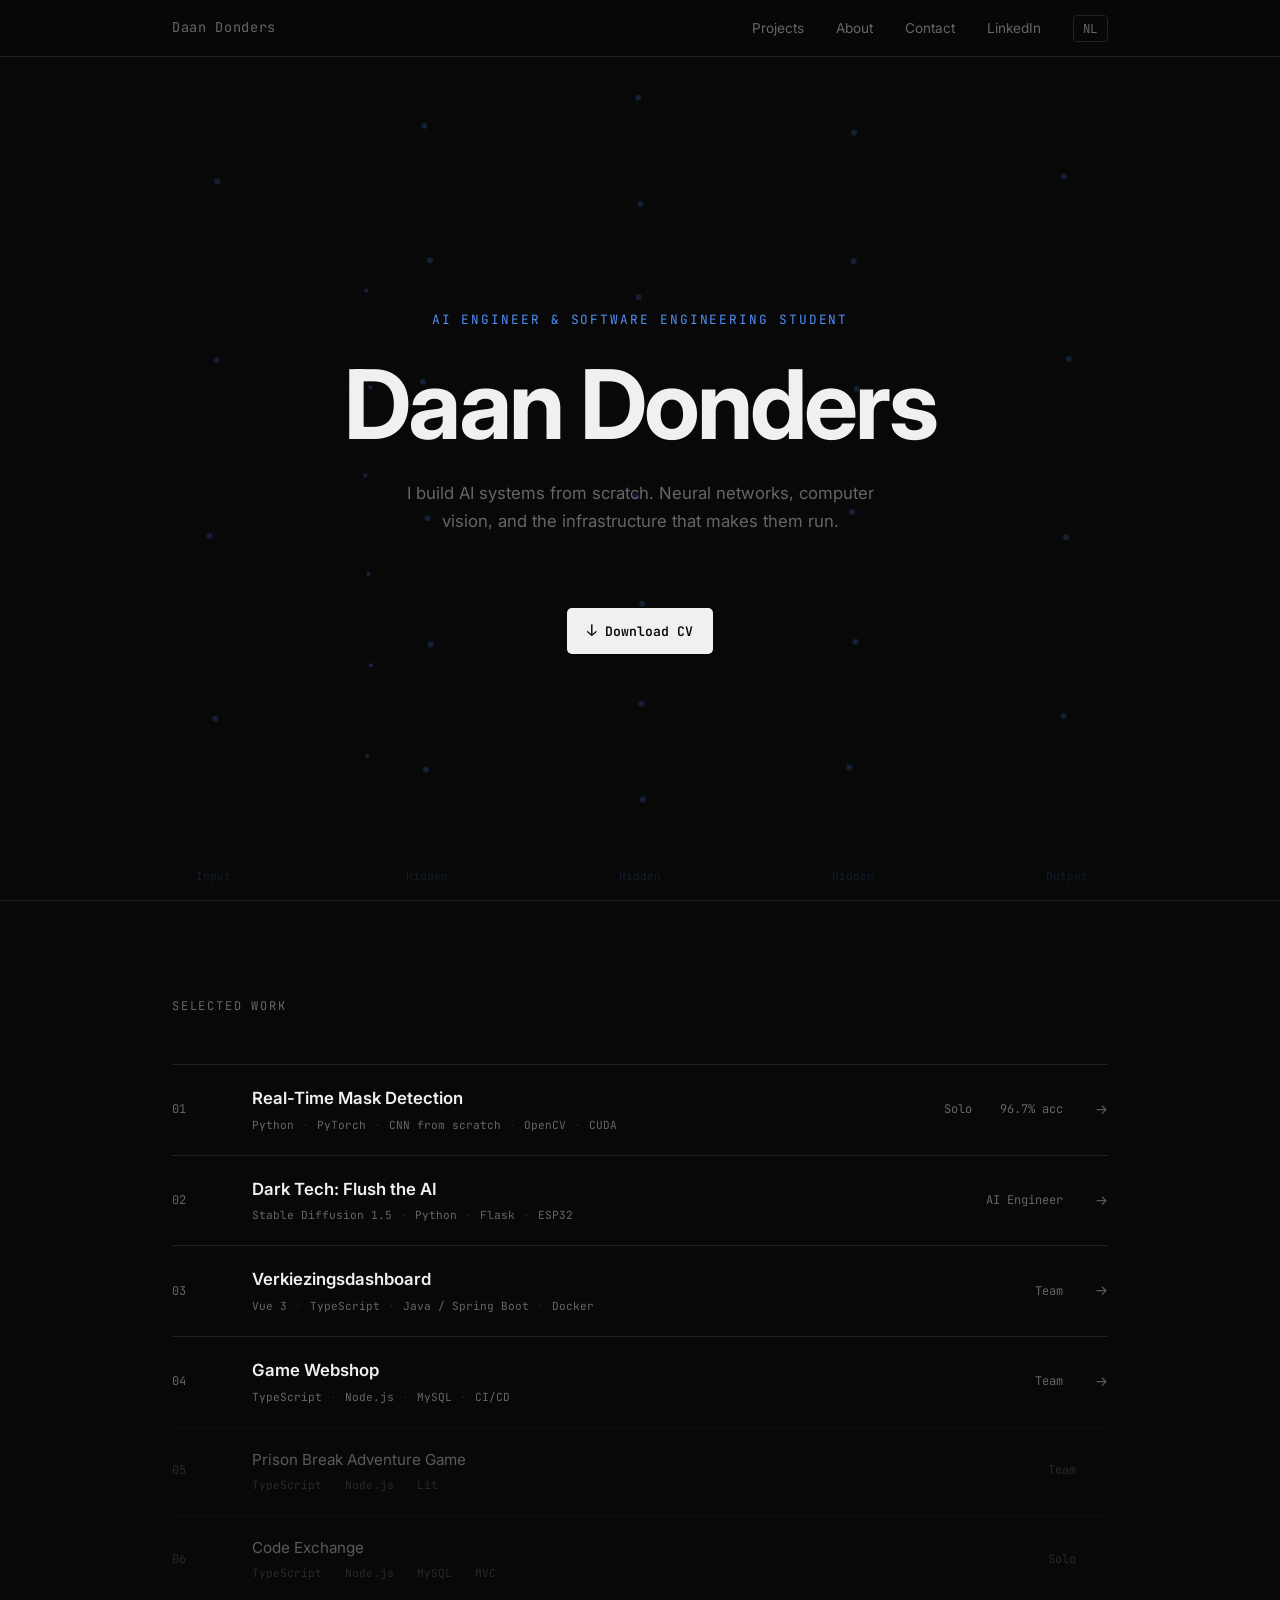
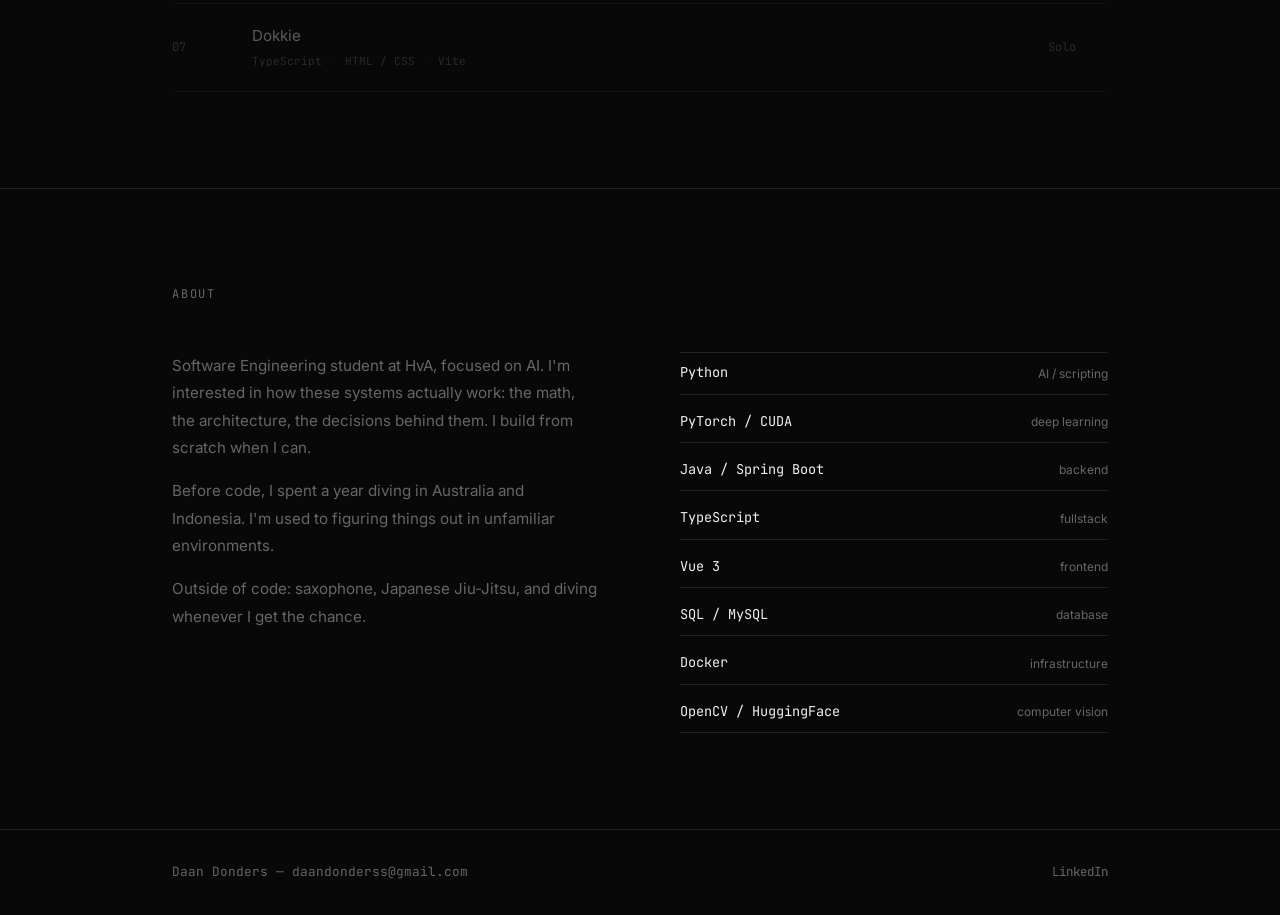
<file: index.html>
<!DOCTYPE html>
<html lang="en">
<head>
  <meta charset="UTF-8" />
  <meta name="viewport" content="width=device-width, initial-scale=1.0" />
  <title>Daan Donders — AI Engineer</title>
  <meta name="description" content="Portfolio of Daan Donders, AI Engineer and Software Engineering student at HvA. Builds neural networks, computer vision systems and AI pipelines from scratch." />
  <link rel="stylesheet" href="style.css" />
  <link rel="preconnect" href="https://fonts.googleapis.com" />
  <link rel="preconnect" href="https://fonts.gstatic.com" crossorigin />
  <link href="https://fonts.googleapis.com/css2?family=Inter:wght@400;500;600;700&family=JetBrains+Mono:wght@400;600&display=swap" rel="stylesheet" />
</head>
<body>

  <nav>
    <div class="nav-inner">
      <a href="index.html" class="nav-logo">Daan Donders</a>
      <ul class="nav-links">
        <li><a href="#projects" data-en="Projects" data-nl="Projecten">Projects</a></li>
        <li><a href="#about" data-en="About" data-nl="Over mij">About</a></li>
        <li><a href="mailto:daandonderss@gmail.com">Contact</a></li>
        <li><a href="https://www.linkedin.com/in/daan-donders-1237b7162/" target="_blank">LinkedIn</a></li>
        <li><button class="lang-toggle" id="lang-toggle">NL</button></li>
      </ul>
    </div>
  </nav>

  <section class="hero">
    <canvas id="neural-canvas"></canvas>
    <div class="hero-content">
      <p class="hero-label" data-en="AI Engineer &amp; Software Engineering Student" data-nl="AI Engineer &amp; Software Engineering Student">AI Engineer &amp; Software Engineering Student</p>
      <h1 class="hero-title">Daan Donders</h1>
      <p class="hero-desc" data-en="I build AI systems from scratch. Neural networks, computer vision, and the infrastructure that makes them run." data-nl="Ik bouw AI-systemen van scratch. Neurale netwerken, computer vision en de infrastructuur die ze laat werken.">
        I build AI systems from scratch. Neural networks, computer vision, and the infrastructure that makes them run.
      </p>
      <a href="projects/files/DaandondersCV.pdf" download class="cv-download" data-en="Download CV" data-nl="Download CV">Download CV</a>
    </div>
  </section>

  <section class="projects-section" id="projects">
    <div class="container">
      <p class="section-label" data-en="Selected work" data-nl="Geselecteerd werk">Selected work</p>

      <div class="project-list">

        <a href="projects/mask-detection.html" class="project-row">
          <span class="project-number">01</span>
          <div class="project-info">
            <span class="project-name">Real-Time Mask Detection</span>
            <div class="project-tags">
              <span class="project-tag">Python</span>
              <span class="project-tag">PyTorch</span>
              <span class="project-tag">CNN from scratch</span>
              <span class="project-tag">OpenCV</span>
              <span class="project-tag">CUDA</span>
            </div>
          </div>
          <span class="project-meta">Solo &nbsp;&nbsp; 96.7% acc</span>
          <span class="project-arrow">&#8594;</span>
        </a>

        <a href="projects/dark-tech.html" class="project-row">
          <span class="project-number">02</span>
          <div class="project-info">
            <span class="project-name">Dark Tech: Flush the AI</span>
            <div class="project-tags">
              <span class="project-tag">Stable Diffusion 1.5</span>
              <span class="project-tag">Python</span>
              <span class="project-tag">Flask</span>
              <span class="project-tag">ESP32</span>
            </div>
          </div>
          <span class="project-meta">AI Engineer</span>
          <span class="project-arrow">&#8594;</span>
        </a>

        <a href="projects/verkiezingsdashboard.html" class="project-row">
          <span class="project-number">03</span>
          <div class="project-info">
            <span class="project-name">Verkiezingsdashboard</span>
            <div class="project-tags">
              <span class="project-tag">Vue 3</span>
              <span class="project-tag">TypeScript</span>
              <span class="project-tag">Java / Spring Boot</span>
              <span class="project-tag">Docker</span>
            </div>
          </div>
          <span class="project-meta">Team</span>
          <span class="project-arrow">&#8594;</span>
        </a>

        <a href="projects/game-webshop.html" class="project-row">
          <span class="project-number">04</span>
          <div class="project-info">
            <span class="project-name">Game Webshop</span>
            <div class="project-tags">
              <span class="project-tag">TypeScript</span>
              <span class="project-tag">Node.js</span>
              <span class="project-tag">MySQL</span>
              <span class="project-tag">CI/CD</span>
            </div>
          </div>
          <span class="project-meta">Team</span>
          <span class="project-arrow">&#8594;</span>
        </a>

        <div class="project-row project-row-minor">
          <span class="project-number">05</span>
          <div class="project-info">
            <span class="project-name">Prison Break Adventure Game</span>
            <div class="project-tags">
              <span class="project-tag">TypeScript</span>
              <span class="project-tag">Node.js</span>
              <span class="project-tag">Lit</span>
            </div>
          </div>
          <span class="project-meta">Team</span>
        </div>

        <div class="project-row project-row-minor">
          <span class="project-number">06</span>
          <div class="project-info">
            <span class="project-name">Code Exchange</span>
            <div class="project-tags">
              <span class="project-tag">TypeScript</span>
              <span class="project-tag">Node.js</span>
              <span class="project-tag">MySQL</span>
              <span class="project-tag">MVC</span>
            </div>
          </div>
          <span class="project-meta">Solo</span>
        </div>

        <div class="project-row project-row-minor">
          <span class="project-number">07</span>
          <div class="project-info">
            <span class="project-name">Dokkie</span>
            <div class="project-tags">
              <span class="project-tag">TypeScript</span>
              <span class="project-tag">HTML / CSS</span>
              <span class="project-tag">Vite</span>
            </div>
          </div>
          <span class="project-meta">Solo</span>
        </div>

      </div>
    </div>
  </section>

  <section class="about-section" id="about">
    <div class="container">
      <p class="section-label" data-en="About" data-nl="Over mij">About</p>
      <div class="about-grid">
        <div class="about-text">
          <p data-en="Software Engineering student at HvA, focused on AI. I'm interested in how these systems actually work: the math, the architecture, the decisions behind them. I build from scratch when I can." data-nl="Software Engineering student aan de HvA, gefocust op AI. Ik ben geïnteresseerd in hoe deze systemen echt werken: de wiskunde, de architectuur, de keuzes erachter. Ik bouw van scratch als ik kan.">
            Software Engineering student at HvA, focused on AI. I'm interested in how these systems actually work: the math, the architecture, the decisions behind them. I build from scratch when I can.
          </p>
          <p data-en="Before code, I spent a year diving in Australia and Indonesia. I'm used to figuring things out in unfamiliar environments." data-nl="Voor het programmeren bracht ik een jaar door met duiken in Australië en Indonesië. Ik ben gewend om dingen uit te zoeken in onbekende omgevingen.">
            Before code, I spent a year diving in Australia and Indonesia. I'm used to figuring things out in unfamiliar environments.
          </p>
          <p data-en="Outside of code: saxophone, Japanese Jiu-Jitsu, and diving whenever I get the chance." data-nl="Buiten het programmeren: saxofoon, Japans Jiu-Jitsu en duiken wanneer ik de kans krijg.">
            Outside of code: saxophone, Japanese Jiu-Jitsu, and diving whenever I get the chance.
          </p>
        </div>
        <div class="skills-grid">
          <div class="skill-row">
            <span class="skill-name">Python</span>
            <span class="skill-type" data-en="AI / scripting" data-nl="AI / scripting">AI / scripting</span>
          </div>
          <div class="skill-row">
            <span class="skill-name">PyTorch / CUDA</span>
            <span class="skill-type" data-en="deep learning" data-nl="deep learning">deep learning</span>
          </div>
          <div class="skill-row">
            <span class="skill-name">Java / Spring Boot</span>
            <span class="skill-type" data-en="backend" data-nl="backend">backend</span>
          </div>
          <div class="skill-row">
            <span class="skill-name">TypeScript</span>
            <span class="skill-type" data-en="fullstack" data-nl="fullstack">fullstack</span>
          </div>
          <div class="skill-row">
            <span class="skill-name">Vue 3</span>
            <span class="skill-type" data-en="frontend" data-nl="frontend">frontend</span>
          </div>
          <div class="skill-row">
            <span class="skill-name">SQL / MySQL</span>
            <span class="skill-type" data-en="database" data-nl="database">database</span>
          </div>
          <div class="skill-row">
            <span class="skill-name">Docker</span>
            <span class="skill-type" data-en="infrastructure" data-nl="infrastructuur">infrastructure</span>
          </div>
          <div class="skill-row">
            <span class="skill-name">OpenCV / HuggingFace</span>
            <span class="skill-type" data-en="computer vision" data-nl="computer vision">computer vision</span>
          </div>
        </div>
      </div>
    </div>
  </section>

  <footer>
    <div class="container" style="display:flex;justify-content:space-between;align-items:center;flex-wrap:wrap;gap:1rem;">
      <p>Daan Donders &mdash; daandonderss@gmail.com</p>
      <a href="https://www.linkedin.com/in/daan-donders-1237b7162/" target="_blank" style="font-family:var(--mono);font-size:0.78rem;color:var(--text-muted);transition:color 0.2s;" onmouseover="this.style.color='var(--accent)'" onmouseout="this.style.color='var(--text-muted)'">LinkedIn</a>
    </div>
  </footer>

  <script src="neural.js"></script>
  <script src="lang.js"></script>

</body>
</html>
</file>
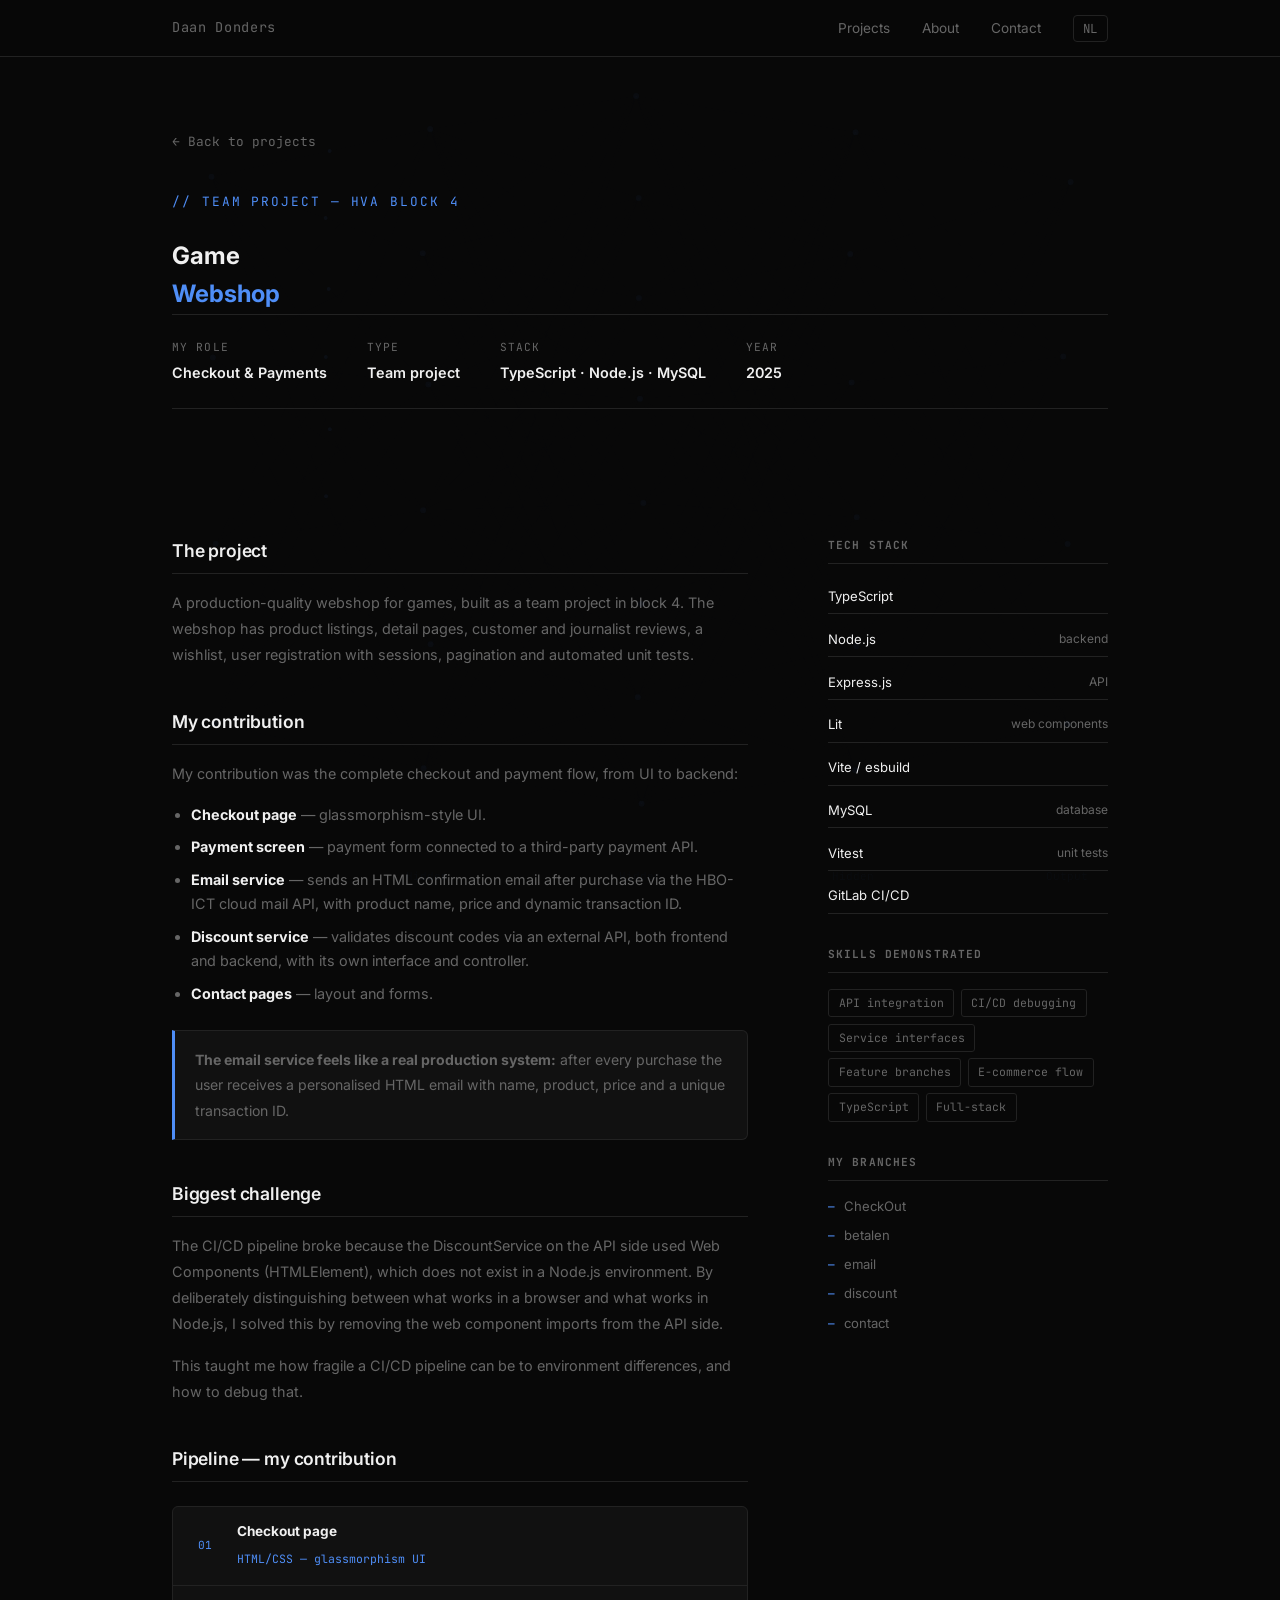
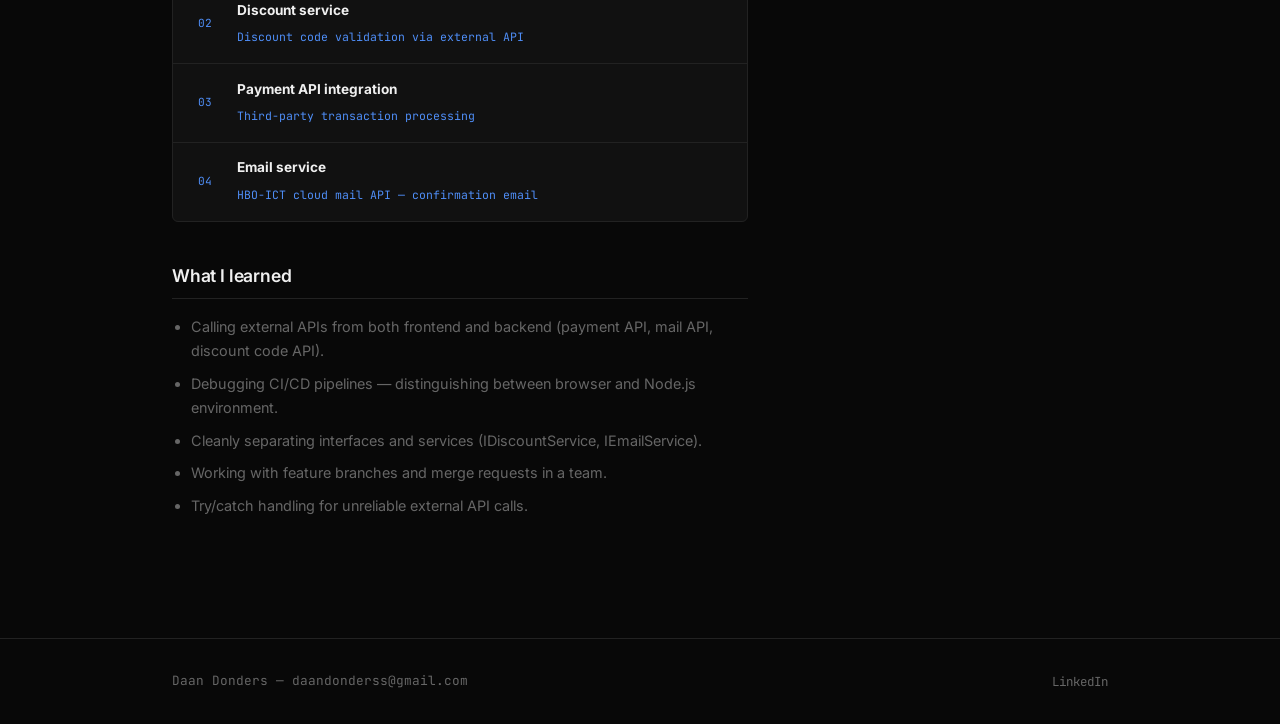
<file: projects/game-webshop.html>
<!DOCTYPE html>
<html lang="en">
<head>
  <meta charset="UTF-8" />
  <meta name="viewport" content="width=device-width, initial-scale=1.0" />
  <title>Game Webshop | Daan Donders</title>
  <meta name="description" content="Full-stack game webshop with checkout, email service, discount API and CI/CD pipeline. Built with TypeScript, Node.js and MySQL." />
  <link rel="stylesheet" href="../style.css" />
  <link rel="preconnect" href="https://fonts.googleapis.com" />
  <link rel="preconnect" href="https://fonts.gstatic.com" crossorigin />
  <link href="https://fonts.googleapis.com/css2?family=Inter:wght@400;500;600;700&family=JetBrains+Mono:wght@400;600&display=swap" rel="stylesheet" />
</head>
<body>

  <nav>
    <div class="nav-inner">
      <a href="../index.html" class="nav-logo">Daan Donders</a>
      <ul class="nav-links">
        <li><a href="../index.html#projects" data-en="Projects" data-nl="Projecten">Projects</a></li>
        <li><a href="../index.html#about" data-en="About" data-nl="Over mij">About</a></li>
        <li><a href="mailto:daandonderss@gmail.com">Contact</a></li>
        <li><button class="lang-toggle" id="lang-toggle">NL</button></li>
      </ul>
    </div>
  </nav>

  <section class="page-hero">
    <div class="container">
      <a href="../index.html" class="back-link" data-en="&larr; Back to projects" data-nl="&larr; Terug naar overzicht">&larr; Back to projects</a>
      <div class="hero-label" data-en="// Team project &mdash; HvA Block 4" data-nl="// Teamproject &mdash; HvA Blok 4">// Team project &mdash; HvA Block 4</div>
      <h1>Game<br><span class="page-title-accent">Webshop</span></h1>
      <div class="meta-row">
        <div class="meta-item">
          <span class="meta-label" data-en="My role" data-nl="Mijn rol">My role</span>
          <span class="meta-value">Checkout &amp; Payments</span>
        </div>
        <div class="meta-item">
          <span class="meta-label" data-en="Type" data-nl="Type">Type</span>
          <span class="meta-value" data-en="Team project" data-nl="Teamproject">Team project</span>
        </div>
        <div class="meta-item">
          <span class="meta-label" data-en="Stack" data-nl="Stack">Stack</span>
          <span class="meta-value">TypeScript &middot; Node.js &middot; MySQL</span>
        </div>
        <div class="meta-item">
          <span class="meta-label" data-en="Year" data-nl="Jaar">Year</span>
          <span class="meta-value">2025</span>
        </div>
      </div>
    </div>
  </section>

  <div class="container">
    <div class="project-layout">

      <article class="project-body">

        <h2 data-en="The project" data-nl="Het project">The project</h2>
        <p data-en="A production-quality webshop for games, built as a team project in block 4. The webshop has product listings, detail pages, customer and journalist reviews, a wishlist, user registration with sessions, pagination and automated unit tests." data-nl="Een productiewaardige webshop voor games, gebouwd als teamproject in blok 4. De webshop heeft productlijsten, detailpagina's, klant- en journalistreviews, een wishlist, gebruikersregistratie met sessies, paginatie en geautomatiseerde unit tests.">
          A production-quality webshop for games, built as a team project in block 4. The webshop has product listings, detail pages, customer and journalist reviews, a wishlist, user registration with sessions, pagination and automated unit tests.
        </p>

        <h2 data-en="My contribution" data-nl="Wat ik heb gebouwd">My contribution</h2>
        <p data-en="My contribution was the complete checkout and payment flow, from UI to backend:" data-nl="Mijn bijdrage was de volledige checkout- en betalingsstroom, van UI tot backend:">
          My contribution was the complete checkout and payment flow, from UI to backend:
        </p>
        <ul>
          <li><strong data-en="Checkout page" data-nl="Checkout pagina">Checkout page</strong> &mdash; <span data-en="glassmorphism-style UI." data-nl="glassmorphism-stijl UI.">glassmorphism-style UI.</span></li>
          <li><strong data-en="Payment screen" data-nl="Betaalscherm">Payment screen</strong> &mdash; <span data-en="payment form connected to a third-party payment API." data-nl="betaalformulier gekoppeld aan een derde-partij betaal-API.">payment form connected to a third-party payment API.</span></li>
          <li><strong data-en="Email service" data-nl="Email service">Email service</strong> &mdash; <span data-en="sends an HTML confirmation email after purchase via the HBO-ICT cloud mail API, with product name, price and dynamic transaction ID." data-nl="stuurt na aankoop een HTML-bevestigingsmail via de HBO-ICT cloud mail API, met productnaam, prijs en dynamisch transactie-ID.">sends an HTML confirmation email after purchase via the HBO-ICT cloud mail API, with product name, price and dynamic transaction ID.</span></li>
          <li><strong data-en="Discount service" data-nl="Discount service">Discount service</strong> &mdash; <span data-en="validates discount codes via an external API, both frontend and backend, with its own interface and controller." data-nl="valideert kortingscodes via een externe API, zowel frontend als backend, met eigen interface en controller.">validates discount codes via an external API, both frontend and backend, with its own interface and controller.</span></li>
          <li><strong data-en="Contact pages" data-nl="Contact pagina's">Contact pages</strong> &mdash; <span data-en="layout and forms." data-nl="layout en formulieren.">layout and forms.</span></li>
        </ul>

        <div class="callout">
          <p>
            <strong data-en="The email service feels like a real production system:" data-nl="De e-mailservice voelt als een echt productiesysteem:">The email service feels like a real production system:</strong>
            <span data-en="after every purchase the user receives a personalised HTML email with name, product, price and a unique transaction ID." data-nl="na elke aankoop ontvangt de gebruiker een gepersonaliseerde HTML-mail met naam, product, prijs en een uniek transactie-ID.">after every purchase the user receives a personalised HTML email with name, product, price and a unique transaction ID.</span>
          </p>
        </div>

        <h2 data-en="Biggest challenge" data-nl="Grootste uitdaging">Biggest challenge</h2>
        <p data-en="The CI/CD pipeline broke because the DiscountService on the API side used Web Components (HTMLElement), which does not exist in a Node.js environment. By deliberately distinguishing between what works in a browser and what works in Node.js, I solved this by removing the web component imports from the API side." data-nl="De CI/CD pipeline brak omdat de DiscountService op de API-kant Web Components gebruikte (HTMLElement), wat niet bestaat in een Node.js-omgeving. Door bewust onderscheid te maken tussen wat in een browser werkt en wat in Node.js, loste ik dit op door de web component-imports uit de API-kant te verwijderen.">
          The CI/CD pipeline broke because the <code style="font-family:var(--mono);font-size:0.85em;color:var(--accent);">DiscountService</code> on the API side used Web Components (<code style="font-family:var(--mono);font-size:0.85em;color:var(--accent);">HTMLElement</code>), which does not exist in a Node.js environment. By deliberately distinguishing between what works in a browser and what works in Node.js, I solved this by removing the web component imports from the API side.
        </p>
        <p data-en="This taught me how fragile a CI/CD pipeline can be to environment differences, and how to debug that." data-nl="Dit leerde me hoe kwetsbaar een CI/CD pipeline kan zijn voor omgevingsverschillen, en hoe je dat debugt.">
          This taught me how fragile a CI/CD pipeline can be to environment differences, and how to debug that.
        </p>

        <h2 data-en="Pipeline &mdash; my contribution" data-nl="Pipeline &mdash; mijn bijdrage">Pipeline &mdash; my contribution</h2>
        <div class="pipeline">
          <div class="pipeline-step">
            <div class="step-icon" style="font-family:var(--mono);font-size:0.7rem;color:var(--accent);">01</div>
            <div class="step-info">
              <strong data-en="Checkout page" data-nl="Checkout pagina">Checkout page</strong>
              <span data-en="HTML/CSS &mdash; glassmorphism UI" data-nl="HTML/CSS &mdash; glassmorphism UI">HTML/CSS &mdash; glassmorphism UI</span>
            </div>
          </div>
          <div class="pipeline-step">
            <div class="step-icon" style="font-family:var(--mono);font-size:0.7rem;color:var(--accent);">02</div>
            <div class="step-info">
              <strong>Discount service</strong>
              <span data-en="Discount code validation via external API" data-nl="Kortingscode validatie via externe API">Discount code validation via external API</span>
            </div>
          </div>
          <div class="pipeline-step">
            <div class="step-icon" style="font-family:var(--mono);font-size:0.7rem;color:var(--accent);">03</div>
            <div class="step-info">
              <strong data-en="Payment API integration" data-nl="Betaal-API koppeling">Payment API integration</strong>
              <span data-en="Third-party transaction processing" data-nl="Derde-partij transactieverwerking">Third-party transaction processing</span>
            </div>
          </div>
          <div class="pipeline-step">
            <div class="step-icon" style="font-family:var(--mono);font-size:0.7rem;color:var(--accent);">04</div>
            <div class="step-info">
              <strong>Email service</strong>
              <span data-en="HBO-ICT cloud mail API &mdash; confirmation email" data-nl="HBO-ICT cloud mail API &mdash; bevestigingsmail">HBO-ICT cloud mail API &mdash; confirmation email</span>
            </div>
          </div>
        </div>

        <h2 data-en="What I learned" data-nl="Wat ik heb geleerd">What I learned</h2>
        <ul>
          <li data-en="Calling external APIs from both frontend and backend (payment API, mail API, discount code API)." data-nl="Externe APIs aanroepen vanuit zowel frontend als backend (betaal-API, mail-API, kortingscode-API).">Calling external APIs from both frontend and backend (payment API, mail API, discount code API).</li>
          <li data-en="Debugging CI/CD pipelines &mdash; distinguishing between browser and Node.js environment." data-nl="CI/CD pipelines debuggen &mdash; onderscheid maken tussen browser- en Node.js-omgeving.">Debugging CI/CD pipelines &mdash; distinguishing between browser and Node.js environment.</li>
          <li data-en="Cleanly separating interfaces and services (IDiscountService, IEmailService)." data-nl="Interfaces en services netjes scheiden (IDiscountService, IEmailService).">Cleanly separating interfaces and services (<code style="font-family:var(--mono);font-size:0.85em;color:var(--accent);">IDiscountService</code>, <code style="font-family:var(--mono);font-size:0.85em;color:var(--accent);">IEmailService</code>).</li>
          <li data-en="Working with feature branches and merge requests in a team." data-nl="Werken met feature branches en merge requests in een team.">Working with feature branches and merge requests in a team.</li>
          <li data-en="Try/catch handling for unreliable external API calls." data-nl="Try/catch-afhandeling bij onbetrouwbare externe API-aanroepen.">Try/catch handling for unreliable external API calls.</li>
        </ul>

      </article>

      <aside class="project-sidebar">

        <div class="sidebar-block">
          <h4 data-en="Tech stack" data-nl="Tech stack">Tech stack</h4>
          <ul class="tech-list">
            <li>TypeScript</li>
            <li>Node.js <span data-en="backend" data-nl="backend">backend</span></li>
            <li>Express.js <span>API</span></li>
            <li>Lit <span data-en="web components" data-nl="web components">web components</span></li>
            <li>Vite / esbuild</li>
            <li>MySQL <span data-en="database" data-nl="database">database</span></li>
            <li>Vitest <span data-en="unit tests" data-nl="unit tests">unit tests</span></li>
            <li>GitLab CI/CD</li>
          </ul>
        </div>

        <div class="sidebar-block">
          <h4 data-en="Skills demonstrated" data-nl="Skills aangetoond">Skills demonstrated</h4>
          <div class="badge-list">
            <span class="badge" data-en="API integration" data-nl="API integratie">API integration</span>
            <span class="badge">CI/CD debugging</span>
            <span class="badge" data-en="Service interfaces" data-nl="Service interfaces">Service interfaces</span>
            <span class="badge">Feature branches</span>
            <span class="badge" data-en="E-commerce flow" data-nl="E-commerce flow">E-commerce flow</span>
            <span class="badge">TypeScript</span>
            <span class="badge">Full-stack</span>
          </div>
        </div>

        <div class="sidebar-block">
          <h4 data-en="My branches" data-nl="Mijn branches">My branches</h4>
          <ul class="lesson-list">
            <li>CheckOut</li>
            <li>betalen</li>
            <li>email</li>
            <li>discount</li>
            <li>contact</li>
          </ul>
        </div>

      </aside>
    </div>
  </div>

  <footer>
    <div class="container" style="display:flex;justify-content:space-between;align-items:center;flex-wrap:wrap;gap:1rem;">
      <p>Daan Donders &mdash; daandonderss@gmail.com</p>
      <a href="https://www.linkedin.com/in/daan-donders-1237b7162/" target="_blank" style="font-family:var(--mono);font-size:0.78rem;color:var(--text-muted);transition:color 0.2s;" onmouseover="this.style.color='var(--accent)'" onmouseout="this.style.color='var(--text-muted)'">LinkedIn</a>
    </div>
  </footer>

  <canvas id="neural-canvas" style="position:fixed;inset:0;width:100%;height:100%;opacity:0.12;pointer-events:none;z-index:0;"></canvas>
  <script src="../neural.js"></script>
  <script src="../lang.js"></script>
</body>
</html>
</file>
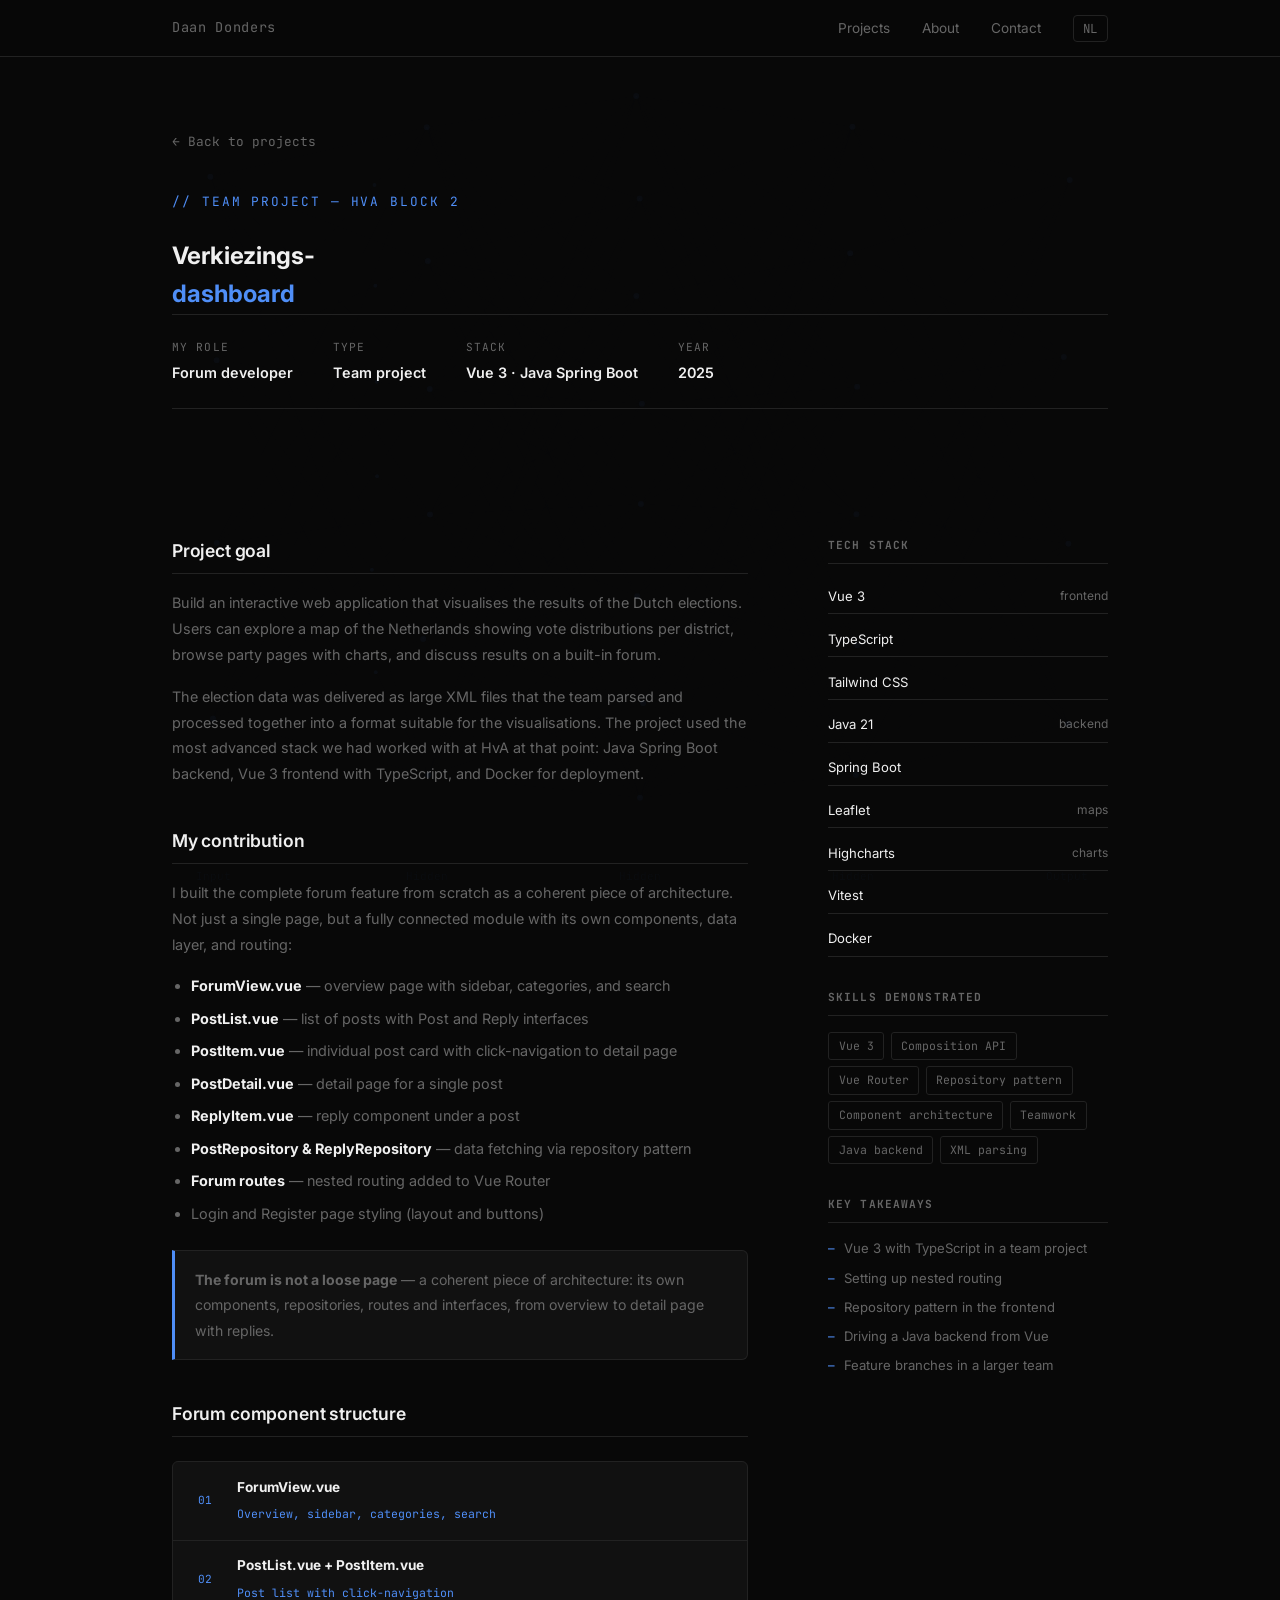
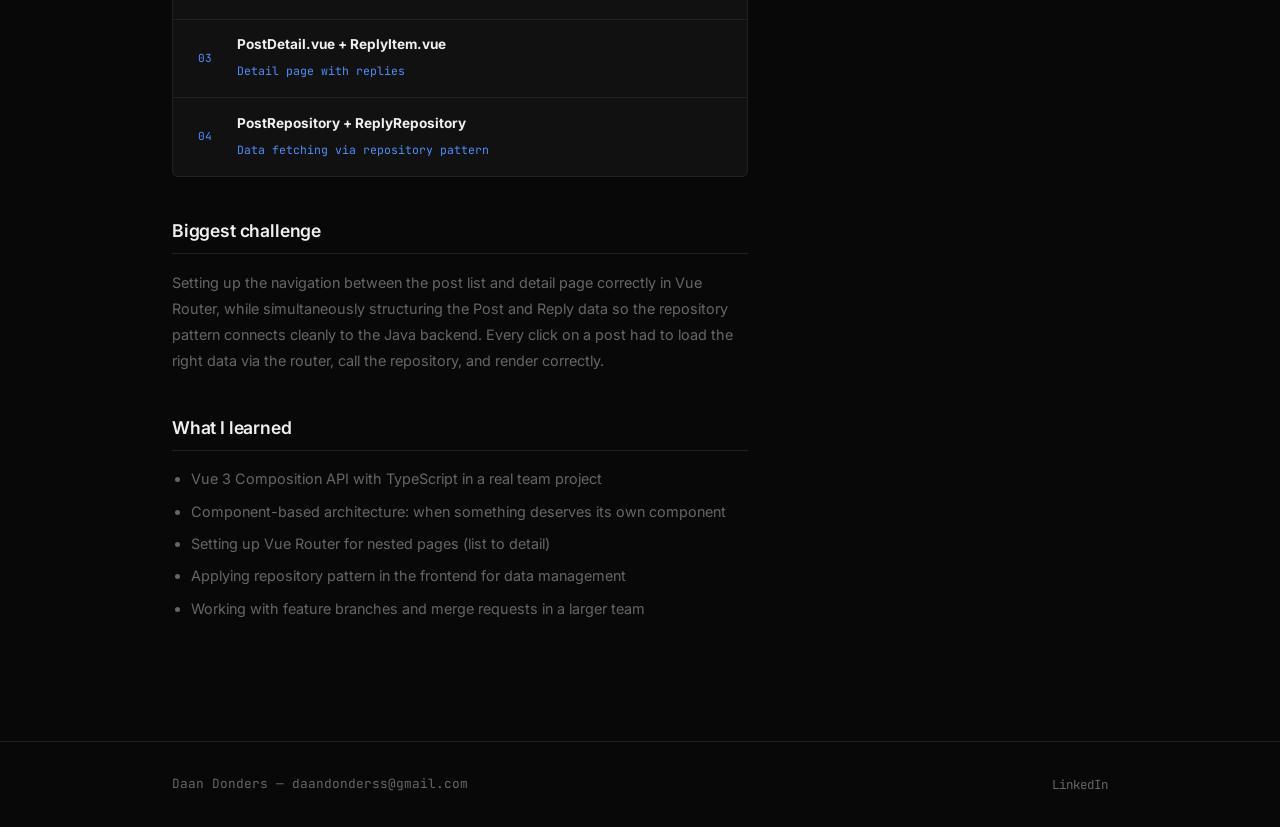
<file: projects/verkiezingsdashboard.html>
<!DOCTYPE html>
<html lang="en">
<head>
  <meta charset="UTF-8" />
  <meta name="viewport" content="width=device-width, initial-scale=1.0" />
  <title>Verkiezingsdashboard | Daan Donders</title>
  <meta name="description" content="Interactive dashboard visualising Dutch election results on a map, with a forum built in Vue 3 and Java Spring Boot." />
  <link rel="stylesheet" href="../style.css" />
  <link rel="preconnect" href="https://fonts.googleapis.com" />
  <link rel="preconnect" href="https://fonts.gstatic.com" crossorigin />
  <link href="https://fonts.googleapis.com/css2?family=Inter:wght@400;500;600;700&family=JetBrains+Mono:wght@400;600&display=swap" rel="stylesheet" />
</head>
<body>

  <nav>
    <div class="nav-inner">
      <a href="../index.html" class="nav-logo">Daan Donders</a>
      <ul class="nav-links">
        <li><a href="../index.html#projects" data-en="Projects" data-nl="Projecten">Projects</a></li>
        <li><a href="../index.html#about" data-en="About" data-nl="Over mij">About</a></li>
        <li><a href="mailto:daandonderss@gmail.com">Contact</a></li>
        <li><button class="lang-toggle" id="lang-toggle">NL</button></li>
      </ul>
    </div>
  </nav>

  <section class="page-hero">
    <div class="container">
      <a href="../index.html" class="back-link" data-en="&larr; Back to projects" data-nl="&larr; Terug naar overzicht">&larr; Back to projects</a>
      <div class="hero-label" data-en="// Team project &mdash; HvA Block 2" data-nl="// Teamproject &mdash; HvA Blok 2">// Team project &mdash; HvA Block 2</div>
      <h1>Verkiezings-<br><span class="page-title-accent">dashboard</span></h1>
      <div class="meta-row">
        <div class="meta-item">
          <span class="meta-label" data-en="My role" data-nl="Mijn rol">My role</span>
          <span class="meta-value" data-en="Forum developer" data-nl="Forum developer">Forum developer</span>
        </div>
        <div class="meta-item">
          <span class="meta-label" data-en="Type" data-nl="Type">Type</span>
          <span class="meta-value" data-en="Team project" data-nl="Teamproject">Team project</span>
        </div>
        <div class="meta-item">
          <span class="meta-label" data-en="Stack" data-nl="Stack">Stack</span>
          <span class="meta-value">Vue 3 &middot; Java Spring Boot</span>
        </div>
        <div class="meta-item">
          <span class="meta-label" data-en="Year" data-nl="Jaar">Year</span>
          <span class="meta-value">2025</span>
        </div>
      </div>
    </div>
  </section>

  <div class="container">
    <div class="project-layout">

      <article class="project-body">

        <h2 data-en="Project goal" data-nl="Projectdoel">Project goal</h2>
        <p data-en="Build an interactive web application that visualises the results of the Dutch elections. Users can explore a map of the Netherlands showing vote distributions per district, browse party pages with charts, and discuss results on a built-in forum." data-nl="Een interactieve webapplicatie bouwen die de resultaten van de Nederlandse verkiezingen visualiseert. Gebruikers kunnen een kaart van Nederland verkennen met stemmingen per district, partijpagina's bekijken met grafieken, en op een ingebouwd forum discussiëren.">
          Build an interactive web application that visualises the results of the Dutch elections. Users can explore a map of the Netherlands showing vote distributions per district, browse party pages with charts, and discuss results on a built-in forum.
        </p>
        <p data-en="The election data was delivered as large XML files that the team parsed and processed together into a format suitable for the visualisations. The project used the most advanced stack we had worked with at HvA at that point: Java Spring Boot backend, Vue 3 frontend with TypeScript, and Docker for deployment." data-nl="De verkiezingsdata werd aangeleverd als grote XML-bestanden die het team samen parseerde en verwerkte naar een formaat geschikt voor de visualisaties. Het project gebruikte de meest geavanceerde stack die we op dat moment bij de HvA hadden gebruikt: Java Spring Boot backend, Vue 3 frontend met TypeScript, en Docker voor deployment.">
          The election data was delivered as large XML files that the team parsed and processed together into a format suitable for the visualisations. The project used the most advanced stack we had worked with at HvA at that point: Java Spring Boot backend, Vue 3 frontend with TypeScript, and Docker for deployment.
        </p>

        <h2 data-en="My contribution" data-nl="Mijn bijdrage">My contribution</h2>
        <p data-en="I built the complete forum feature from scratch as a coherent piece of architecture. Not just a single page, but a fully connected module with its own components, data layer, and routing:" data-nl="Ik heb de volledige forumfunctionaliteit van nul opgebouwd als een samenhangend stuk architectuur. Niet zomaar een losse pagina, maar een volledig verbonden module met eigen components, datalagen en routing:">
          I built the complete forum feature from scratch as a coherent piece of architecture. Not just a single page, but a fully connected module with its own components, data layer, and routing:
        </p>
        <ul>
          <li><strong>ForumView.vue</strong> &mdash; <span data-en="overview page with sidebar, categories, and search" data-nl="overzichtspagina met sidebar, categorieën en zoekfunctie">overview page with sidebar, categories, and search</span></li>
          <li><strong>PostList.vue</strong> &mdash; <span data-en="list of posts with Post and Reply interfaces" data-nl="lijst van berichten met Post- en Reply-interfaces">list of posts with Post and Reply interfaces</span></li>
          <li><strong>PostItem.vue</strong> &mdash; <span data-en="individual post card with click-navigation to detail page" data-nl="individueel bericht met klik-navigatie naar detailpagina">individual post card with click-navigation to detail page</span></li>
          <li><strong>PostDetail.vue</strong> &mdash; <span data-en="detail page for a single post" data-nl="detailpagina voor één specifiek bericht">detail page for a single post</span></li>
          <li><strong>ReplyItem.vue</strong> &mdash; <span data-en="reply component under a post" data-nl="component voor antwoorden onder een bericht">reply component under a post</span></li>
          <li><strong>PostRepository &amp; ReplyRepository</strong> &mdash; <span data-en="data fetching via repository pattern" data-nl="data-ophalen via repository pattern">data fetching via repository pattern</span></li>
          <li><strong data-en="Forum routes" data-nl="Forum routes">Forum routes</strong> &mdash; <span data-en="nested routing added to Vue Router" data-nl="geneste navigatie toegevoegd aan de Vue Router">nested routing added to Vue Router</span></li>
          <li data-en="Login and Register page styling (layout and buttons)" data-nl="Login- en Registerpagina gestyled (layout en knoppen)">Login and Register page styling (layout and buttons)</li>
        </ul>

        <div class="callout">
          <p>
            <strong data-en="The forum is not a loose page" data-nl="Het forum is geen losse pagina">The forum is not a loose page</strong>
            &mdash;
            <span data-en="a coherent piece of architecture: its own components, repositories, routes and interfaces, from overview to detail page with replies." data-nl="een samenhangend stuk architectuur: eigen components, repositories, routes en interfaces, van overzicht tot detailpagina met replies.">a coherent piece of architecture: its own components, repositories, routes and interfaces, from overview to detail page with replies.</span>
          </p>
        </div>

        <h2 data-en="Forum component structure" data-nl="Componentstructuur forum">Forum component structure</h2>
        <div class="pipeline">
          <div class="pipeline-step">
            <div class="step-icon" style="font-family:var(--mono);font-size:0.7rem;color:var(--accent);">01</div>
            <div class="step-info">
              <strong>ForumView.vue</strong>
              <span data-en="Overview, sidebar, categories, search" data-nl="Overzicht, sidebar, categorieën, zoekfunctie">Overview, sidebar, categories, search</span>
            </div>
          </div>
          <div class="pipeline-step">
            <div class="step-icon" style="font-family:var(--mono);font-size:0.7rem;color:var(--accent);">02</div>
            <div class="step-info">
              <strong>PostList.vue + PostItem.vue</strong>
              <span data-en="Post list with click-navigation" data-nl="Lijst van berichten met klik-navigatie">Post list with click-navigation</span>
            </div>
          </div>
          <div class="pipeline-step">
            <div class="step-icon" style="font-family:var(--mono);font-size:0.7rem;color:var(--accent);">03</div>
            <div class="step-info">
              <strong>PostDetail.vue + ReplyItem.vue</strong>
              <span data-en="Detail page with replies" data-nl="Detailpagina met antwoorden">Detail page with replies</span>
            </div>
          </div>
          <div class="pipeline-step">
            <div class="step-icon" style="font-family:var(--mono);font-size:0.7rem;color:var(--accent);">04</div>
            <div class="step-info">
              <strong>PostRepository + ReplyRepository</strong>
              <span data-en="Data fetching via repository pattern" data-nl="Data ophalen via repository pattern">Data fetching via repository pattern</span>
            </div>
          </div>
        </div>

        <h2 data-en="Biggest challenge" data-nl="Grootste uitdaging">Biggest challenge</h2>
        <p data-en="Setting up the navigation between the post list and detail page correctly in Vue Router, while simultaneously structuring the Post and Reply data so the repository pattern connects cleanly to the Java backend. Every click on a post had to load the right data via the router, call the repository, and render correctly." data-nl="De navigatie tussen forumlijst en detailpagina correct opzetten in Vue Router, én tegelijk de Post- en Reply-datastructuur zo opzetten dat het repository pattern aansluit op de Java backend. Elke klik op een bericht moest de juiste post laden via de router, de repository aanroepen en de data correct renderen.">
          Setting up the navigation between the post list and detail page correctly in Vue Router, while simultaneously structuring the Post and Reply data so the repository pattern connects cleanly to the Java backend. Every click on a post had to load the right data via the router, call the repository, and render correctly.
        </p>

        <h2 data-en="What I learned" data-nl="Wat ik geleerd heb">What I learned</h2>
        <ul>
          <li data-en="Vue 3 Composition API with TypeScript in a real team project" data-nl="Vue 3 Composition API met TypeScript in een echt teamproject">Vue 3 Composition API with TypeScript in a real team project</li>
          <li data-en="Component-based architecture: when something deserves its own component" data-nl="Component-gebaseerde architectuur: wanneer iets een eigen component verdient">Component-based architecture: when something deserves its own component</li>
          <li data-en="Setting up Vue Router for nested pages (list to detail)" data-nl="Vue Router instellen voor geneste pagina's (lijst naar detail)">Setting up Vue Router for nested pages (list to detail)</li>
          <li data-en="Applying repository pattern in the frontend for data management" data-nl="Repository pattern in de frontend toepassen voor databeheer">Applying repository pattern in the frontend for data management</li>
          <li data-en="Working with feature branches and merge requests in a larger team" data-nl="Samenwerken via feature branches en merge requests in een groter team">Working with feature branches and merge requests in a larger team</li>
        </ul>

      </article>

      <aside class="project-sidebar">

        <div class="sidebar-block">
          <h4 data-en="Tech stack" data-nl="Tech stack">Tech stack</h4>
          <ul class="tech-list">
            <li>Vue 3 <span data-en="frontend" data-nl="frontend">frontend</span></li>
            <li>TypeScript</li>
            <li>Tailwind CSS</li>
            <li>Java 21 <span data-en="backend" data-nl="backend">backend</span></li>
            <li>Spring Boot</li>
            <li>Leaflet <span data-en="maps" data-nl="kaarten">maps</span></li>
            <li>Highcharts <span data-en="charts" data-nl="grafieken">charts</span></li>
            <li>Vitest</li>
            <li>Docker</li>
          </ul>
        </div>

        <div class="sidebar-block">
          <h4 data-en="Skills demonstrated" data-nl="Skills aangetoond">Skills demonstrated</h4>
          <div class="badge-list">
            <span class="badge">Vue 3</span>
            <span class="badge">Composition API</span>
            <span class="badge">Vue Router</span>
            <span class="badge">Repository pattern</span>
            <span class="badge" data-en="Component architecture" data-nl="Component architectuur">Component architecture</span>
            <span class="badge" data-en="Teamwork" data-nl="Teamwerk">Teamwork</span>
            <span class="badge">Java backend</span>
            <span class="badge">XML parsing</span>
          </div>
        </div>

        <div class="sidebar-block">
          <h4 data-en="Key takeaways" data-nl="Voornaamste lessen">Key takeaways</h4>
          <ul class="lesson-list">
            <li data-en="Vue 3 with TypeScript in a team project" data-nl="Vue 3 met TypeScript in een teamproject">Vue 3 with TypeScript in a team project</li>
            <li data-en="Setting up nested routing" data-nl="Geneste routing opzetten">Setting up nested routing</li>
            <li data-en="Repository pattern in the frontend" data-nl="Repository pattern in de frontend">Repository pattern in the frontend</li>
            <li data-en="Driving a Java backend from Vue" data-nl="Java backend aansturen vanuit Vue">Driving a Java backend from Vue</li>
            <li data-en="Feature branches in a larger team" data-nl="Feature branches in een groter team">Feature branches in a larger team</li>
          </ul>
        </div>

      </aside>
    </div>
  </div>

  <footer>
    <div class="container" style="display:flex;justify-content:space-between;align-items:center;flex-wrap:wrap;gap:1rem;">
      <p>Daan Donders &mdash; daandonderss@gmail.com</p>
      <a href="https://www.linkedin.com/in/daan-donders-1237b7162/" target="_blank" style="font-family:var(--mono);font-size:0.78rem;color:var(--text-muted);transition:color 0.2s;" onmouseover="this.style.color='var(--accent)'" onmouseout="this.style.color='var(--text-muted)'">LinkedIn</a>
    </div>
  </footer>

  <canvas id="neural-canvas" style="position:fixed;inset:0;width:100%;height:100%;opacity:0.12;pointer-events:none;z-index:0;"></canvas>
  <script src="../neural.js"></script>
  <script src="../lang.js"></script>
</body>
</html>
</file>
<file: style.css>
*, *::before, *::after {
  box-sizing: border-box;
  margin: 0;
  padding: 0;
}

:root {
  --bg:          #080808;
  --surface:     #111111;
  --border:      #222222;
  --text:        #f0f0f0;
  --text-muted:  #666666;
  --accent:      #4f8ef7;
  --font:        'Inter', system-ui, sans-serif;
  --mono:        'JetBrains Mono', 'Fira Code', monospace;
}

html {
  scroll-behavior: smooth;
}

body {
  background: var(--bg);
  color: var(--text);
  font-family: var(--font);
  font-size: 16px;
  line-height: 1.6;
  min-height: 100vh;
}

a {
  color: inherit;
  text-decoration: none;
}

img, video {
  max-width: 100%;
  display: block;
}

/* ── Layout ── */
.container {
  max-width: 1000px;
  margin: 0 auto;
  padding: 0 2rem;
}

/* ── Nav ── */
nav {
  position: fixed;
  top: 0;
  left: 0;
  right: 0;
  z-index: 100;
  border-bottom: 1px solid var(--border);
  background: rgba(8, 8, 8, 0.9);
  backdrop-filter: blur(8px);
}

.nav-inner {
  display: flex;
  align-items: center;
  justify-content: space-between;
  height: 56px;
  max-width: 1000px;
  margin: 0 auto;
  padding: 0 2rem;
}

.nav-logo {
  font-family: var(--mono);
  font-size: 0.85rem;
  color: var(--text-muted);
  letter-spacing: 0.05em;
  transition: color 0.2s;
}

.nav-logo:hover {
  color: var(--text);
}

.lang-toggle {
  font-family: var(--mono);
  font-size: 0.78rem;
  color: var(--text-muted);
  background: none;
  border: 1px solid var(--border);
  border-radius: 4px;
  padding: 0.25rem 0.6rem;
  cursor: pointer;
  transition: color 0.2s, border-color 0.2s;
}

.lang-toggle:hover {
  color: var(--text);
  border-color: var(--accent);
}

.nav-links {
  display: flex;
  gap: 2rem;
  list-style: none;
}

.nav-links a {
  font-size: 0.85rem;
  color: var(--text-muted);
  transition: color 0.2s;
}

.nav-links a:hover {
  color: var(--text);
}

/* ── Hero ── */
.hero {
  position: relative;
  min-height: 100vh;
  display: flex;
  align-items: center;
  overflow: hidden;
}

#neural-canvas {
  position: absolute;
  inset: 0;
  width: 100%;
  height: 100%;
  opacity: 0.55;
}

.hero-content {
  position: relative;
  z-index: 1;
  padding: 8rem 2rem 4rem;
  max-width: 700px;
  margin: 0 auto;
  width: 100%;
  text-align: center;
  display: flex;
  flex-direction: column;
  align-items: center;
}

.hero-label {
  font-family: var(--mono);
  font-size: 0.8rem;
  color: var(--accent);
  letter-spacing: 0.15em;
  text-transform: uppercase;
  margin-bottom: 1.5rem;
}

.hero-title {
  font-size: clamp(3rem, 8vw, 6rem);
  font-weight: 700;
  letter-spacing: -0.03em;
  line-height: 1.05;
  margin-bottom: 1.5rem;
}

.hero-title .dim {
  color: var(--text-muted);
}

.cv-download {
  display: inline-flex;
  align-items: center;
  gap: 0.5rem;
  margin-top: 1.5rem;
  padding: 0.65rem 1.25rem;
  font-family: var(--mono);
  font-size: 0.82rem;
  font-weight: 600;
  color: var(--bg);
  background: var(--text);
  border-radius: 5px;
  text-decoration: none;
  transition: background 0.2s, color 0.2s;
}

.cv-download::before {
  content: '↓';
  font-size: 1rem;
}

.cv-download:hover {
  background: var(--accent);
  color: #fff;
}

.hero-desc {
  font-size: 1.05rem;
  color: var(--text-muted);
  max-width: 480px;
  margin-bottom: 3rem;
  line-height: 1.7;
}

.hero-stats {
  display: flex;
  gap: 3rem;
  flex-wrap: wrap;
}

.stat-item {
  display: flex;
  flex-direction: column;
  gap: 0.2rem;
}

.stat-number {
  font-size: 1.5rem;
  font-weight: 700;
  color: var(--text);
  font-family: var(--mono);
}

.stat-label {
  font-size: 0.75rem;
  color: var(--text-muted);
  text-transform: uppercase;
  letter-spacing: 0.1em;
}

/* ── Projects ── */
.projects-section {
  padding: 6rem 0;
  border-top: 1px solid var(--border);
}

.section-label {
  font-family: var(--mono);
  font-size: 0.75rem;
  color: var(--text-muted);
  letter-spacing: 0.15em;
  text-transform: uppercase;
  margin-bottom: 3rem;
}

.project-list {
  display: flex;
  flex-direction: column;
}

.project-row {
  display: grid;
  grid-template-columns: 48px 1fr auto auto;
  align-items: center;
  gap: 2rem;
  padding: 1.25rem 0;
  border-top: 1px solid var(--border);
  transition: background 0.15s;
  cursor: default;
  text-decoration: none;
  color: inherit;
}

.project-row:last-child {
  border-bottom: 1px solid var(--border);
}

.project-row:hover .project-name {
  color: var(--accent);
}

.project-row-minor {
  opacity: 0.35;
  pointer-events: none;
}

.project-row-minor .project-name {
  font-weight: 400;
  font-size: 0.95rem;
}

.project-number {
  font-family: var(--mono);
  font-size: 0.75rem;
  color: var(--text-muted);
}

.project-info {
  display: flex;
  flex-direction: column;
  gap: 0.3rem;
}

.project-name {
  font-size: 1.05rem;
  font-weight: 600;
  transition: color 0.15s;
}

.project-tags {
  display: flex;
  gap: 0.5rem;
  flex-wrap: wrap;
}

.project-tag {
  font-family: var(--mono);
  font-size: 0.7rem;
  color: var(--text-muted);
}

.project-tag + .project-tag::before {
  content: '·';
  margin-right: 0.5rem;
  color: var(--border);
}

.project-meta {
  font-family: var(--mono);
  font-size: 0.75rem;
  color: var(--text-muted);
  white-space: nowrap;
}

.project-arrow {
  font-size: 0.85rem;
  color: var(--text-muted);
  transition: transform 0.15s, color 0.15s;
}

.project-row:hover .project-arrow {
  transform: translateX(4px);
  color: var(--accent);
}

/* ── About ── */
.about-section {
  padding: 6rem 0;
  border-top: 1px solid var(--border);
}

.about-grid {
  display: grid;
  grid-template-columns: 1fr 1fr;
  gap: 5rem;
  align-items: start;
}

.about-text p {
  color: var(--text-muted);
  font-size: 0.95rem;
  margin-bottom: 1rem;
  line-height: 1.8;
}

.about-text p:last-child {
  margin-bottom: 0;
}

.skills-grid {
  display: flex;
  flex-direction: column;
  gap: 0.4rem;
}

.skill-row {
  display: flex;
  justify-content: space-between;
  align-items: center;
  padding: 0.6rem 0;
  border-bottom: 1px solid var(--border);
  font-size: 0.85rem;
}

.skill-row:first-child {
  border-top: 1px solid var(--border);
}

.skill-name {
  font-family: var(--mono);
  color: var(--text);
}

.skill-type {
  font-size: 0.75rem;
  color: var(--text-muted);
}

/* ── Footer ── */
footer {
  border-top: 1px solid var(--border);
  padding: 2rem 0;
}

footer p {
  font-family: var(--mono);
  font-size: 0.8rem;
  color: var(--text-muted);
}

/* ── Project detail pages ── */
.page-hero {
  padding: 8rem 0 4rem;
}

.back-link {
  display: inline-flex;
  align-items: center;
  gap: 0.5rem;
  font-family: var(--mono);
  font-size: 0.8rem;
  color: var(--text-muted);
  margin-bottom: 2.5rem;
  transition: color 0.2s;
}

.back-link:hover {
  color: var(--text);
}

.page-title {
  font-size: clamp(2rem, 5vw, 3.5rem);
  font-weight: 700;
  letter-spacing: -0.03em;
  line-height: 1.1;
  margin-bottom: 2rem;
}

.page-title span {
  color: var(--accent);
}

.page-title-accent {
  color: var(--accent);
}

.meta-row {
  display: flex;
  flex-wrap: wrap;
  gap: 2.5rem;
  padding: 1.5rem 0;
  border-top: 1px solid var(--border);
  border-bottom: 1px solid var(--border);
}

.meta-item {
  display: flex;
  flex-direction: column;
  gap: 0.25rem;
}

.meta-label {
  font-family: var(--mono);
  font-size: 0.7rem;
  color: var(--text-muted);
  text-transform: uppercase;
  letter-spacing: 0.1em;
}

.meta-value {
  font-size: 0.9rem;
  font-weight: 600;
}

/* Project body */
.project-layout {
  display: grid;
  grid-template-columns: 1fr 280px;
  gap: 5rem;
  padding: 4rem 0 6rem;
  align-items: start;
}

.project-body h2 {
  font-size: 1.1rem;
  font-weight: 600;
  margin: 2.5rem 0 1rem;
  padding-bottom: 0.5rem;
  border-bottom: 1px solid var(--border);
  letter-spacing: -0.01em;
}

.project-body h2:first-child {
  margin-top: 0;
}

.project-body p {
  font-size: 0.9rem;
  color: var(--text-muted);
  margin-bottom: 1rem;
  line-height: 1.8;
}

.project-body ul {
  margin: 0 0 1.5rem 1.2rem;
}

.project-body li {
  font-size: 0.9rem;
  color: var(--text-muted);
  margin-bottom: 0.5rem;
  line-height: 1.7;
}

.project-body li strong {
  color: var(--text);
}

/* Pipeline */
.pipeline {
  display: flex;
  flex-direction: column;
  gap: 0;
  margin: 1.5rem 0;
}

.pipeline-step {
  display: flex;
  align-items: center;
  gap: 1rem;
  padding: 0.9rem 1rem;
  border: 1px solid var(--border);
  background: var(--surface);
  position: relative;
}

.pipeline-step:not(:first-child) {
  margin-top: -1px;
}

.pipeline-step:first-child {
  border-radius: 6px 6px 0 0;
}

.pipeline-step:last-child {
  border-radius: 0 0 6px 6px;
}

.step-icon {
  width: 2rem;
  text-align: center;
  font-size: 1rem;
  flex-shrink: 0;
}

.step-info strong {
  display: block;
  font-size: 0.85rem;
  margin-bottom: 0.1rem;
}

.step-info span {
  font-family: var(--mono);
  font-size: 0.72rem;
  color: var(--accent);
}

/* Callout */
.callout {
  border: 1px solid var(--border);
  border-left: 3px solid var(--accent);
  border-radius: 0 6px 6px 0;
  padding: 1rem 1.25rem;
  margin: 1.5rem 0;
  display: flex;
  gap: 1rem;
  align-items: flex-start;
  background: var(--surface);
}

.callout .callout-icon {
  font-size: 1.1rem;
  flex-shrink: 0;
  margin-top: 0.1rem;
}

.callout p {
  margin: 0;
  font-size: 0.88rem;
}

/* Gallery */
.gallery {
  display: grid;
  grid-template-columns: 1fr 1fr;
  gap: 0.75rem;
  margin: 1.5rem 0;
}

.gallery-item {
  border: 1px solid var(--border);
  border-radius: 6px;
  overflow: hidden;
  background: var(--surface);
}

.gallery-item img,
.gallery-item video {
  width: 100%;
  display: block;
}

.gallery-label {
  padding: 0.5rem 0.75rem;
  font-family: var(--mono);
  font-size: 0.72rem;
  color: var(--text-muted);
  border-top: 1px solid var(--border);
}

/* Sidebar */
.project-sidebar {
  position: sticky;
  top: 5rem;
  display: flex;
  flex-direction: column;
  gap: 2rem;
}

.sidebar-block h4 {
  font-family: var(--mono);
  font-size: 0.7rem;
  text-transform: uppercase;
  letter-spacing: 0.1em;
  color: var(--text-muted);
  margin-bottom: 1rem;
  padding-bottom: 0.5rem;
  border-bottom: 1px solid var(--border);
}

.tech-list {
  list-style: none;
  display: flex;
  flex-direction: column;
  gap: 0.5rem;
}

.tech-list li {
  display: flex;
  justify-content: space-between;
  font-size: 0.82rem;
  padding: 0.4rem 0;
  border-bottom: 1px solid var(--border);
  color: var(--text);
}

.tech-list li span {
  color: var(--text-muted);
  font-size: 0.75rem;
}

.badge-list {
  display: flex;
  flex-wrap: wrap;
  gap: 0.4rem;
}

.badge {
  font-family: var(--mono);
  font-size: 0.72rem;
  padding: 0.25rem 0.6rem;
  border: 1px solid var(--border);
  border-radius: 3px;
  color: var(--text-muted);
}

.lesson-list {
  list-style: none;
  display: flex;
  flex-direction: column;
  gap: 0.6rem;
}

.lesson-list li {
  font-size: 0.82rem;
  color: var(--text-muted);
  padding-left: 1rem;
  position: relative;
  line-height: 1.5;
}

.lesson-list li::before {
  content: '–';
  position: absolute;
  left: 0;
  color: var(--accent);
}

/* ── Responsive ── */
@media (max-width: 900px) {
  .project-layout {
    grid-template-columns: 1fr;
    gap: 3rem;
  }
  .project-sidebar {
    position: static;
  }
  .about-grid {
    grid-template-columns: 1fr;
    gap: 3rem;
  }
}

@media (max-width: 640px) {
  .nav-links { display: none; }
  .gallery { grid-template-columns: 1fr; }
  .hero-stats { gap: 2rem; }
  .project-row {
    grid-template-columns: 32px 1fr;
  }
  .project-meta { display: none; }
}
</file>
